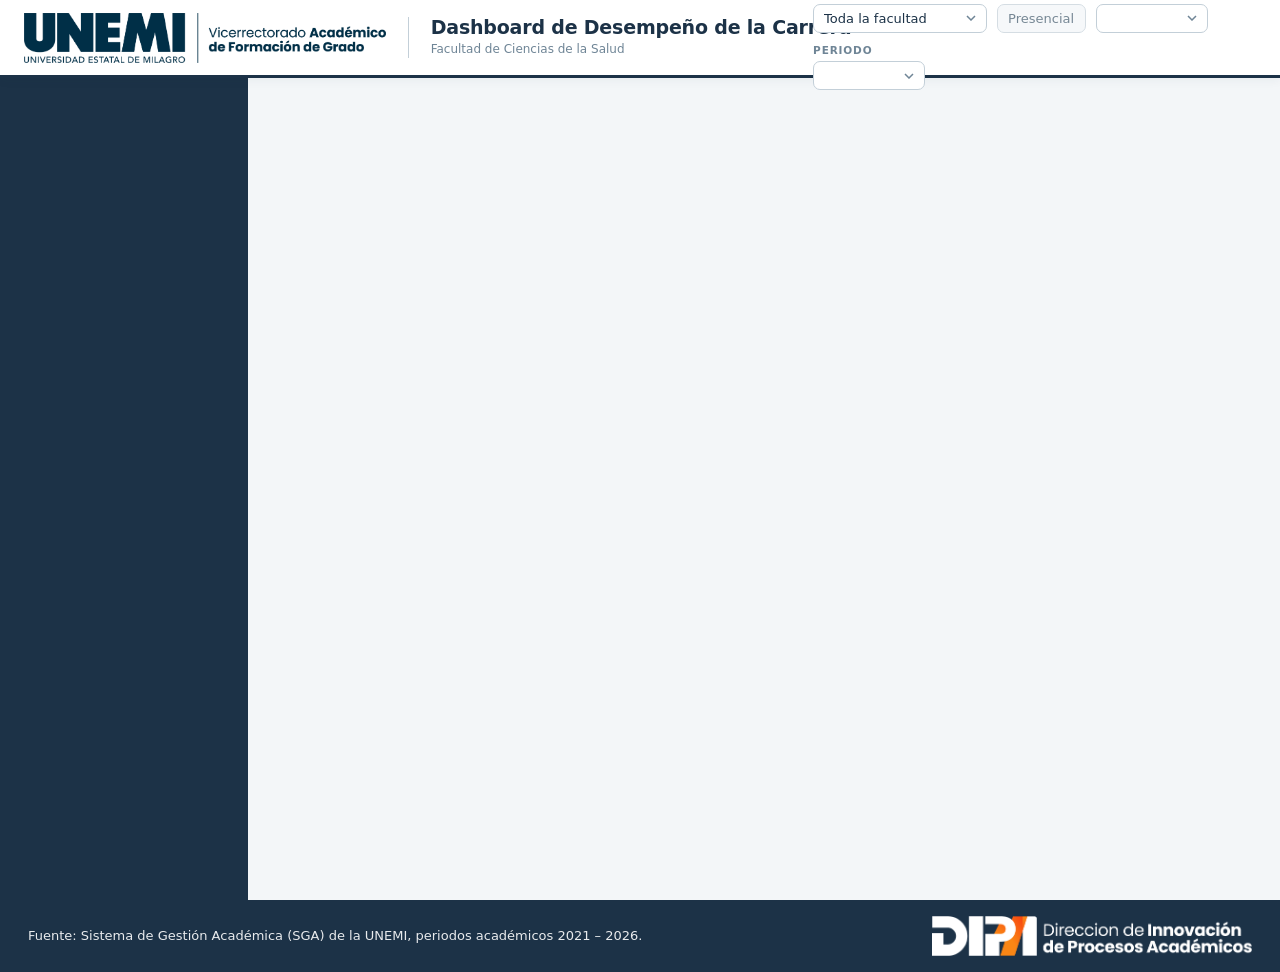
<file: index.html>
<!doctype html>
<html lang="es">
<head>
<meta charset="utf-8">
<title>Dashboard de Desempeño · FACS · UNEMI</title>
<meta http-equiv="refresh" content="0; url=docs/index.html">
<link rel="canonical" href="docs/index.html">
</head>
<body>
<p>Abriendo el dashboard… Si no se abre solo, entra a <a href="docs/index.html">docs/index.html</a>.</p>
</body>
</html>
</file>
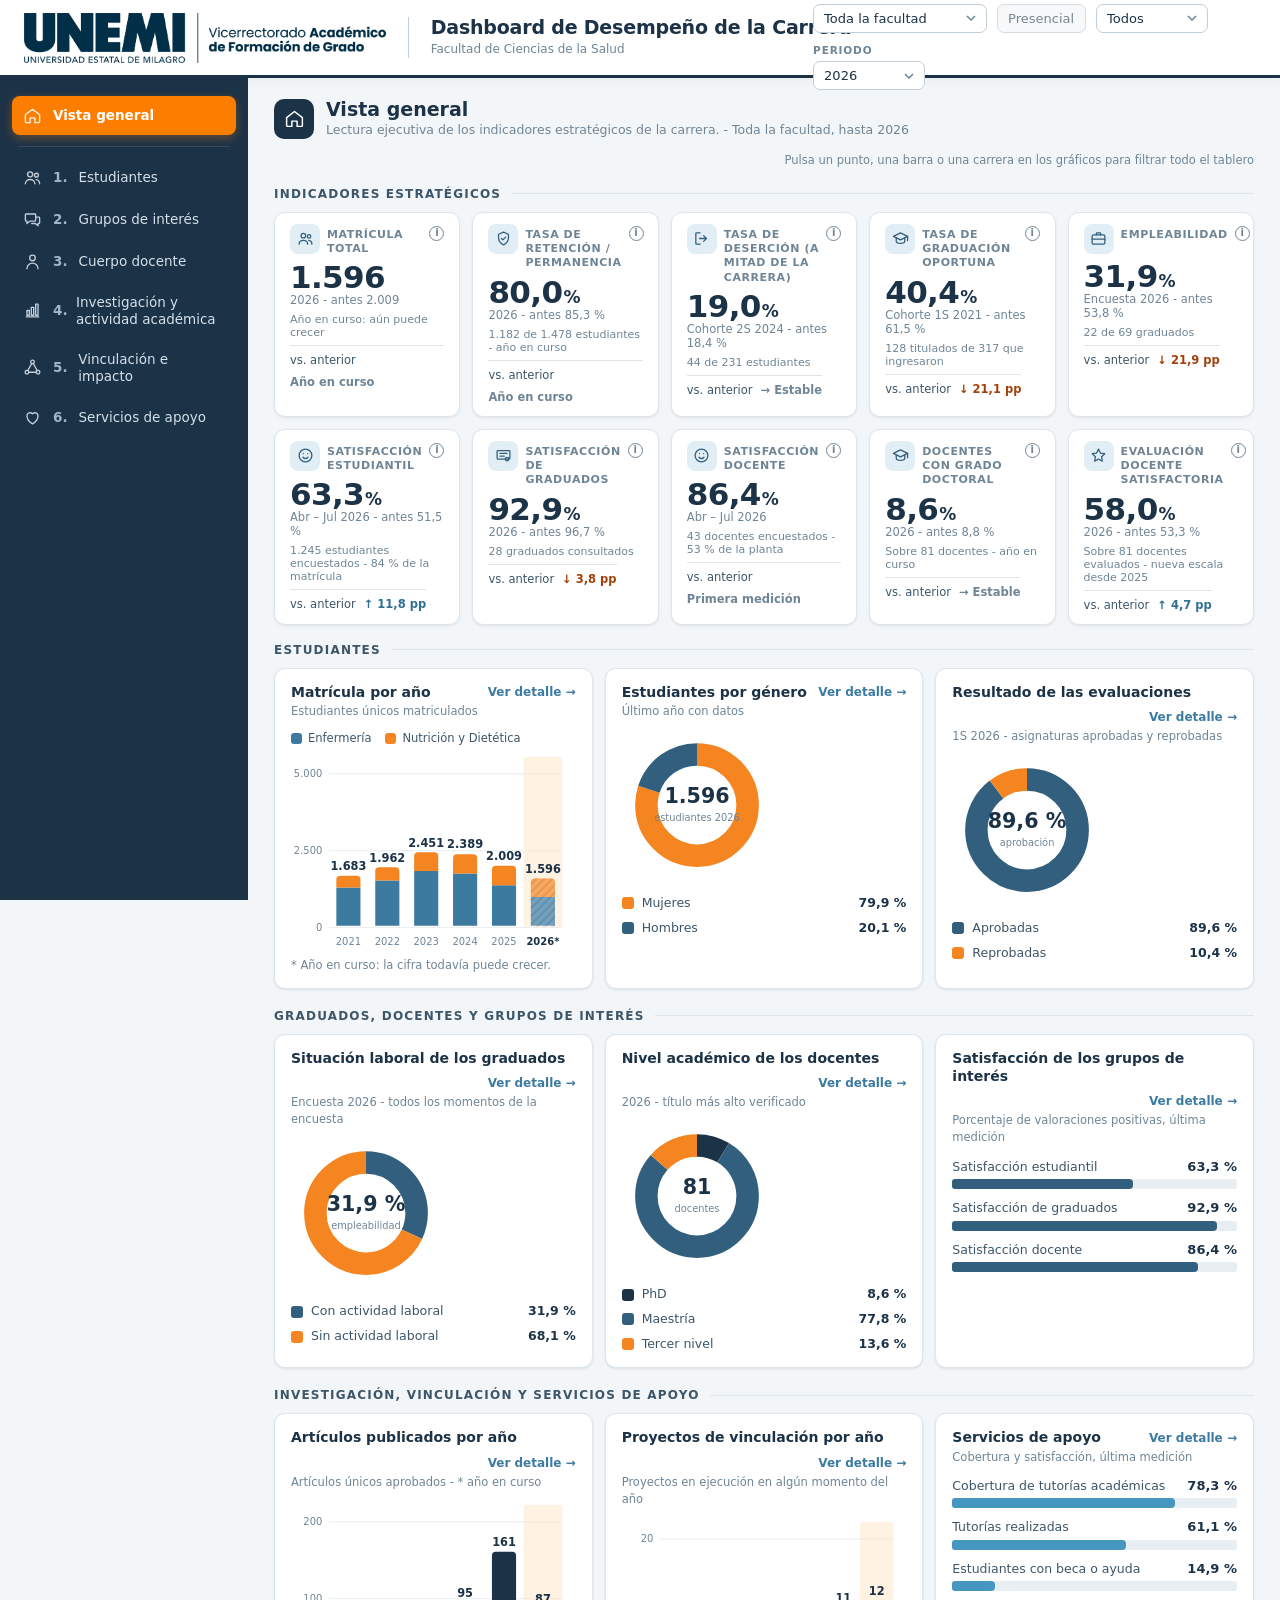
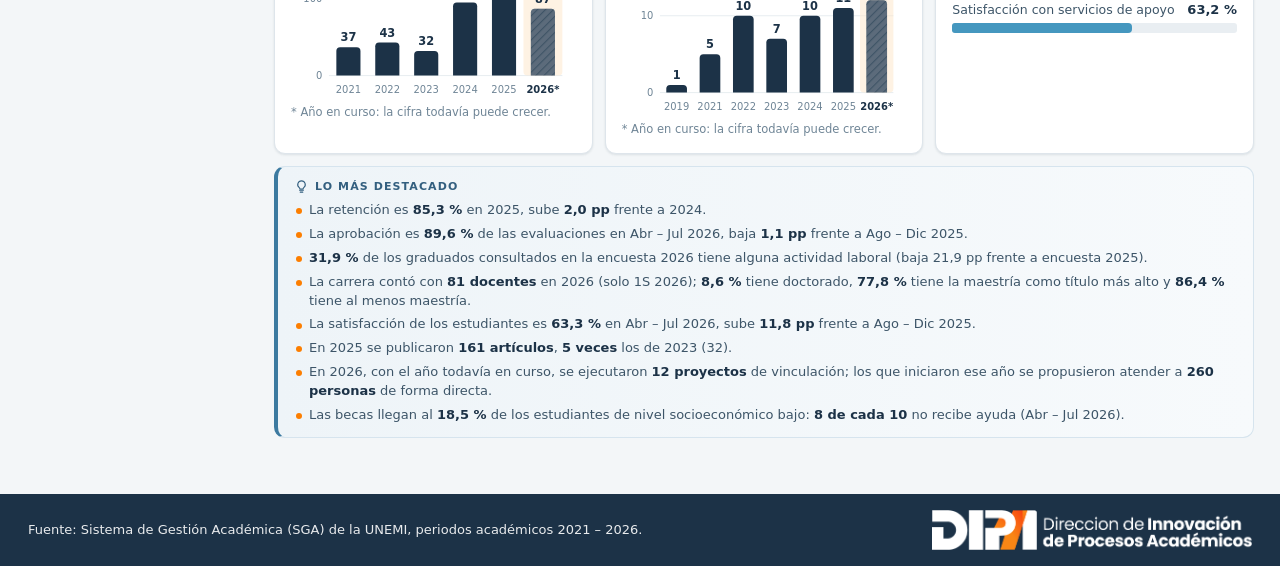
<file: docs/index.html>
<!doctype html>
<html lang="es">
<head>
<meta charset="utf-8">
<meta name="viewport" content="width=device-width, initial-scale=1">
<title>Dashboard de Desempeño - FACS - UNEMI</title>
<link rel="stylesheet" href="styles.css">
</head>
<body>

<!-- Encabezado fijo: el logo y los filtros quedan siempre a la vista -->
<header class="appbar">
  <img class="appbar-logo" src="img/logo-vicerrectorado.png"
       alt="UNEMI - Vicerrectorado Académico de Formación de Grado">
  <div class="appbar-titulo">
    <h1>Dashboard de Desempeño de la Carrera</h1>
    <p>Facultad de Ciencias de la Salud</p>
  </div>
  <div class="filters">
    <div class="fld"><label for="fCarrera">Carrera</label>
      <select id="fCarrera">
        <option value="FACS">Toda la facultad</option>
        <option value="ENF">Enfermería</option>
        <option value="NUT">Nutrición y Dietética</option>
      </select></div>
    <div class="fld"><label for="fModalidad">Modalidad</label>
      <select id="fModalidad" disabled><option>Presencial</option></select></div>
    <div class="fld"><label for="fNivel">Nivel</label><select id="fNivel"></select></div>
    <div class="fld"><label for="fAnio">Periodo</label><select id="fAnio"></select></div>
  </div>
</header>

<div class="shell">
  <aside class="side">
    <nav aria-label="Vistas del dashboard"><ul class="nav" id="nav"></ul></nav>
  </aside>
  <main class="main">
    <div class="body" id="vista"></div>
  </main>
</div>

<footer class="sitefooter">
  <p class="fuente">Fuente: Sistema de Gestión Académica (SGA) de la UNEMI, periodos académicos 2021 – 2026.</p>
  <img src="img/logo-dipa-blanco.png" alt="DIPA - Dirección de Innovación de Procesos Académicos">
</footer>

<div class="tip" id="tip" role="tooltip"></div>

<script src="data/indicadores.js?v=20261026"></script>
<script src="data/facs-data.js"></script>
<script src="data/rendimiento-data.js"></script>
<script src="data/graduados-data.js"></script>
<script src="data/trayectoria-data.js"></script>
<script src="data/perfil-data.js"></script>
<script src="data/mapa-ecuador.js"></script>
<script src="data/docentes-data.js"></script>
<script src="js/app.js?v=20261026"></script>
</body>
</html>
</file>
<file: docs/styles.css>
/* Paleta institucional UNEMI (Paleta de colores unemi.jpeg) — misma línea que FACSECYD y FACE */
:root {
  --az-1:#1c3247; --az-2:#264763; --az-3:#335f7f; --az-4:#3c7aa0; --az-5:#4597bf;
  --na-1:#fc7e00; --na-2:#ea7d06; --na-3:#f48521; --na-4:#f78d37; --na-5:#f7964d;

  --ink:#1c3247; --ink2:#3d5568; --ink3:#6f8596; --ink4:#c3cfd8;
  --paper:#ffffff; --paper2:#f3f6f8; --paper3:#e9eef2;
  --edge:#dee5eb; --edge2:#c3cfd8;
  --acento:var(--na-1); --acento-lt:#fde7cc;

  /* entidades: el color sigue a la carrera en todos los gráficos */
  --c-facs:#1c3247; --c-enf:#3c7aa0; --c-nut:#f48521;
  /* estados: siempre con icono y palabra, nunca solo color */
  --ok:#2f6f93; --ok-lt:#e2eef5; --seg:#b86200; --seg-lt:#fdecd6; --mal:#a3410c; --mal-lt:#f9dfd0;

  --r:7px; --r-lg:11px;
  --font: Calibri, Carlito, "Segoe UI", system-ui, sans-serif;
  --shadow-sm: 0 1px 3px rgba(28,50,71,.07), 0 1px 2px rgba(28,50,71,.04);
  --shadow: 0 6px 18px rgba(28,50,71,.10), 0 2px 5px rgba(28,50,71,.06);
  --side:248px; --hdr:78px;
}
*,*::before,*::after { box-sizing:border-box; margin:0; padding:0; }
html { scroll-behavior:smooth; }
body { font-family:var(--font); background:var(--paper2); color:var(--ink); font-size:14px; line-height:1.5; }
:focus-visible { outline:2px solid var(--acento); outline-offset:2px; }
[hidden] { display:none !important; }
button, select { font-family:var(--font); }

/* ---------- marco institucional ---------- */
.appbar { position:sticky; top:0; z-index:40; height:var(--hdr); background:var(--paper);
  border-bottom:3px solid var(--az-1); box-shadow:0 2px 10px rgba(28,50,71,.06);
  display:flex; align-items:center; gap:22px; padding:0 24px; }
.appbar-logo { height:50px; width:auto; flex:0 0 auto; }
.appbar-titulo { border-left:1px solid var(--edge2); padding-left:22px; min-width:0; }
.appbar-titulo h1 { font-size:19px; font-weight:700; letter-spacing:-.01em; line-height:1.15; color:var(--az-1); white-space:nowrap; }
.appbar-titulo p { font-size:12px; color:var(--ink3); margin-top:2px; white-space:nowrap; }
.sitefooter { background:var(--az-1); padding:16px 28px; display:flex; justify-content:space-between; align-items:center; gap:16px 24px; flex-wrap:wrap; }
.sitefooter .fuente { margin:0; color:#fff; font-size:13px; line-height:1.4; opacity:.9; }
.sitefooter img { height:40px; width:auto; }

/* ---------- estructura ---------- */
.shell { display:grid; grid-template-columns:var(--side) 1fr; min-height:calc(100vh - var(--hdr)); }
.side { background:var(--az-1); color:#dfe8ef; padding:18px 12px 30px;
  position:sticky; top:var(--hdr); height:calc(100vh - var(--hdr)); overflow-y:auto; }
.nav { list-style:none; display:flex; flex-direction:column; gap:3px; }
.nav button { width:100%; display:flex; align-items:center; gap:11px; background:none; border:0;
  color:#d4e0ea; font-size:13.5px; text-align:left; padding:10px 11px; border-radius:8px; cursor:pointer;
  line-height:1.25; }
.nav button svg { width:19px; height:19px; flex:0 0 auto; fill:none; stroke:currentColor; stroke-width:1.7;
  stroke-linecap:round; stroke-linejoin:round; opacity:.9; }
.nav button .num { font-weight:700; color:#9fb6c8; min-width:12px; }
.nav button:hover { background:rgba(255,255,255,.08); color:#fff; }
.nav button.on { background:var(--acento); color:#fff; font-weight:700; box-shadow:0 3px 10px rgba(252,126,0,.35); }
.nav button.on .num { color:#fff; }
.nav-sep { height:1px; background:rgba(255,255,255,.1); margin:8px 6px; }

.main { min-width:0; padding-bottom:44px; }
.filters { display:flex; gap:10px; align-items:flex-end; flex-wrap:wrap; margin-left:auto; }
.fld { display:flex; flex-direction:column; gap:3px; }
.fld label { font-size:10.5px; letter-spacing:.08em; text-transform:uppercase; color:var(--ink3); font-weight:700; }
.fld select, .rfbar select { font-size:13px; color:var(--ink); background:var(--paper); border:1px solid var(--edge2);
  border-radius:var(--r); padding:6px 28px 6px 10px; cursor:pointer; min-width:112px; appearance:none;
  background-image:url("data:image/svg+xml,%3Csvg xmlns='http://www.w3.org/2000/svg' width='10' height='6'%3E%3Cpath d='M1 1l4 4 4-4' fill='none' stroke='%236f8596' stroke-width='1.5'/%3E%3C/svg%3E");
  background-repeat:no-repeat; background-position:right 10px center; }
.fld select:hover:not([disabled]), .rfbar select:hover { border-color:var(--az-4); }
.fld select[disabled] { background-color:var(--paper2); color:var(--ink2); cursor:default; background-image:none; padding-right:10px; min-width:0; }

/* filtro cruzado */
.chips { display:flex; gap:7px; flex-wrap:wrap; align-items:center; margin-left:auto; }
.chip { display:inline-flex; align-items:center; gap:7px; background:var(--acento-lt); color:#8a4400;
  border:1px solid var(--na-4); border-radius:20px; padding:3px 6px 3px 11px; font-size:11.5px; font-weight:700; cursor:pointer; }
.chip .x { font-size:15px; line-height:1; opacity:.6; padding:0 3px; }
.chip:hover .x { opacity:1; }
.chip-limpiar { background:none; border:0; color:var(--az-4); font-size:11.5px; font-weight:700; cursor:pointer; text-decoration:underline; }
.chip-ayuda { font-size:11.5px; color:var(--ink3); }
.legend [data-car], .lbl-car { cursor:pointer; }
.legend [data-car]:hover { color:var(--ink); }
.hrow[data-gse], .hrow[data-niv], .hrow[data-rf], .hrow[data-gf], .hrow[data-gmom] { cursor:pointer; border-radius:5px; padding:3px 5px; margin:-3px -5px; }
.hrow[data-gse]:hover, .hrow[data-niv]:hover, .hrow[data-rf]:hover, .hrow[data-gf]:hover, .hrow[data-gmom]:hover { background:var(--paper2); }

/* pestañas dentro de una vista (Estudiantes: Rendimiento / Graduados) */
.tabs { display:flex; gap:4px; border-bottom:2px solid var(--edge); margin-bottom:14px; flex-wrap:wrap; }
.tab { background:none; border:0; border-bottom:3px solid transparent; margin-bottom:-2px; padding:9px 16px 8px;
  font-size:14px; font-weight:700; color:var(--ink3); cursor:pointer; }
.tab:hover { color:var(--ink); }
.tab.on { color:var(--az-1); border-bottom-color:var(--acento); }
.priv { font-size:11.5px; color:var(--ink3); background:var(--paper); border:1px dashed var(--edge2);
  border-radius:var(--r); padding:8px 12px; margin:4px 0 12px; line-height:1.45; }
.priv b { color:var(--ink2); }
/* perfil: pirámide y mapa pulsables */
.hrow[data-pf] { cursor:pointer; border-radius:5px; padding:3px 5px; margin:-3px -5px; }
.hrow[data-pf]:hover { background:var(--paper2); }
rect.pir, path.prov { cursor:pointer; }
path.prov.fija { cursor:default; }
/* vista general: dona y enlaces de panel */
.dona { display:flex; align-items:center; gap:14px; flex-wrap:wrap; }
.dona svg { width:150px; height:150px; flex:0 0 auto; }
.dona svg circle { cursor:default; }
.dona-ley { flex:1; min-width:150px; display:flex; flex-direction:column; gap:6px; }
.dona-ley .dl { display:grid; grid-template-columns:12px 1fr auto; gap:8px; align-items:center; font-size:12.5px; color:var(--ink2); }
.dona-ley .dl i { width:12px; height:12px; border-radius:3px; }
.dona-ley .dl b { color:var(--ink); font-variant-numeric:tabular-nums; }
.ph .ver { margin-left:auto; font-size:12px; color:var(--az-4); font-weight:700; text-decoration:none; white-space:nowrap; }
.ph .ver:hover { color:var(--acento); }
rect.pir:hover, path.prov:hover { filter:brightness(1.12); }
/* tarjetas con ícono (vistas 1 y 4): filas parejas de 4 (o 5) */
.kpis.k4 { grid-template-columns:repeat(4,minmax(0,1fr)); }
.kpis.k5 { grid-template-columns:repeat(5,minmax(0,1fr)); }
.kpis.k3 { grid-template-columns:repeat(3,minmax(0,1fr)); }
@media (max-width:1180px){ .kpis.k4, .kpis.k5, .kpis.k3 { grid-template-columns:repeat(2,minmax(0,1fr)); } }
@media (max-width:560px){ .kpis.k4, .kpis.k5, .kpis.k3 { grid-template-columns:1fr; } }
.kico { width:30px; height:30px; flex:0 0 auto; border-radius:8px; background:var(--ok-lt); display:inline-flex;
  align-items:center; justify-content:center; margin-top:-2px; }
.kico svg { width:17px; height:17px; fill:none; stroke:var(--az-3); stroke-width:1.8; stroke-linecap:round; stroke-linejoin:round; }
.kpi .top .kico + .lbl { padding-top:2px; }
/* filtros separados de Estudiantes */
.filtros-est { align-items:flex-end; }
.filtros-est .fld select { min-width:150px; }
.filtros-est > span { align-self:center; }
svg.mapa-ec { max-height:430px; margin:0 auto; }
table.res tr[data-niv], table.res tr[data-carsel] { cursor:pointer; }
table.res tr[data-niv]:hover td, table.res tr[data-carsel]:hover td { background:var(--paper2); }

/* rendimiento académico: grupo de estudiantes */
.rfbar { display:flex; align-items:center; gap:8px 12px; flex-wrap:wrap; background:var(--paper); border:1px solid var(--edge);
  border-radius:var(--r-lg); padding:9px 14px; margin-bottom:12px; box-shadow:var(--shadow-sm); }
.rfbar label { font-size:10.5px; letter-spacing:.08em; text-transform:uppercase; color:var(--ink3); font-weight:700; }
.rfbar select { min-width:200px; }
.rfbar span { font-size:11.5px; color:var(--ink3); flex:1; min-width:220px; }
.sw { display:inline-block; width:10px; height:10px; border-radius:3px; margin-right:7px; vertical-align:-1px; }
.hrow.sel { background:var(--acento-lt); }
.hrow.sel .hl { font-weight:700; color:var(--ink); }
.hrow.mut { opacity:.45; }
.kpi.nogse { opacity:.6; }
path.seg { cursor:pointer; }

.body { padding:20px 26px 0; max-width:1480px; }
.vhead { display:flex; align-items:center; gap:12px; margin-bottom:16px; flex-wrap:wrap; }
.vhead .ic { width:40px; height:40px; border-radius:10px; background:var(--az-1); display:flex;
  align-items:center; justify-content:center; flex:0 0 auto; }
.vhead .ic svg { width:21px; height:21px; fill:none; stroke:#fff; stroke-width:1.7; stroke-linecap:round; stroke-linejoin:round; }
.vhead h2 { font-size:19px; font-weight:700; line-height:1.2; }
.vhead p { font-size:12.5px; color:var(--ink3); }

/* ---------- tarjetas KPI ---------- */
.kpis { display:grid; grid-template-columns:repeat(auto-fit,minmax(196px,1fr)); gap:12px; margin-bottom:16px; }
.kpi { position:relative; background:var(--paper); border:1px solid var(--edge); border-radius:var(--r-lg);
  padding:13px 15px 12px; box-shadow:var(--shadow-sm); display:flex; flex-direction:column; gap:6px;
  transition:box-shadow .15s, transform .15s, border-color .15s; text-align:left; font-family:var(--font); color:var(--ink); }
button.kpi { cursor:pointer; }
button.kpi:hover { box-shadow:var(--shadow); transform:translateY(-1px); border-color:var(--edge2); }
.kpi.flash { animation:flash 1.8s ease-out; }
@keyframes flash { 0%,30% { border-color:var(--acento); box-shadow:0 0 0 3px var(--acento-lt); } 100% { } }
.kpi .top { display:flex; align-items:flex-start; gap:7px; }
.kpi .lbl { font-size:11px; letter-spacing:.05em; text-transform:uppercase; color:var(--ink3); font-weight:700;
  line-height:1.3; flex:1; min-height:29px; }
.kpi .mid { display:flex; align-items:flex-end; justify-content:space-between; gap:8px; }
.kpi .val { font-size:31px; font-weight:700; letter-spacing:-.02em; line-height:1; font-variant-numeric:tabular-nums; }
.kpi .val small { font-size:17px; font-weight:700; margin-left:1px; }
.kpi .per { font-size:11.5px; color:var(--ink3); }
.kpi .spark { width:84px; height:30px; flex:0 0 auto; }
.kpi .foot { display:flex; align-items:center; justify-content:space-between; gap:8px; flex-wrap:wrap;
  border-top:1px solid var(--edge); padding-top:7px; font-size:11.5px; color:var(--ink2); }
.kpi .meta b { color:var(--ink); }
.kpi.na .val { color:var(--ink4); font-size:22px; }
.kpi .base { font-size:11px; color:var(--ink3); font-variant-numeric:tabular-nums; }

.trend { display:inline-flex; align-items:center; gap:3px; font-weight:700; font-size:11.5px; white-space:nowrap; }
.trend.fav { color:var(--ok); } .trend.desf { color:var(--mal); } .trend.neu { color:var(--ink3); }
.estado { display:inline-flex; align-items:center; gap:4px; font-size:11px; font-weight:700; border-radius:20px;
  padding:1px 8px 1px 6px; white-space:nowrap; }
.estado.ok { background:var(--ok-lt); color:var(--ok); }
.estado.seg { background:var(--seg-lt); color:var(--seg); }
.estado.mal { background:var(--mal-lt); color:var(--mal); }
.estado.sin { background:var(--paper3); color:var(--ink3); font-weight:600; }

/* ---------- paneles ---------- */
.grid2 { display:grid; grid-template-columns:1fr 1fr; gap:12px; }
.grid3 { display:grid; grid-template-columns:repeat(3,1fr); gap:12px; }
.grid2.wl { grid-template-columns:1.4fr 1fr; }
.grid2.arriba { align-items:start; }
@media (max-width:1180px){ .grid2,.grid3,.grid2.wl { grid-template-columns:1fr; } }
.panel { background:var(--paper); border:1px solid var(--edge); border-radius:var(--r-lg);
  padding:14px 16px 14px; box-shadow:var(--shadow-sm); margin-bottom:12px; min-width:0; }
.ph { display:flex; align-items:center; gap:7px; flex-wrap:wrap; margin-bottom:2px; }
.ph h3 { font-size:14px; font-weight:700; line-height:1.3; }
.ph .tag { font-size:10px; letter-spacing:.08em; text-transform:uppercase; font-weight:700; color:var(--az-3);
  background:var(--ok-lt); border-radius:10px; padding:1px 8px; }
.ph-note { font-size:11.5px; color:var(--ink3); margin:1px 0 10px; }
.info { display:inline-flex; width:15px; height:15px; border-radius:50%; border:1.4px solid var(--ink3);
  color:var(--ink3); align-items:center; justify-content:center; font-size:10px; font-weight:700; font-style:normal;
  cursor:help; flex:0 0 auto; background:none; line-height:1; }
.info:hover, .info:focus-visible { border-color:var(--acento); color:var(--acento); }
.empty { color:var(--ink3); font-size:12.5px; padding:22px 10px; text-align:center;
  background:var(--paper2); border-radius:var(--r); line-height:1.5; }
.empty b { color:var(--ink2); display:block; margin-bottom:2px; }

.legend { display:flex; flex-wrap:wrap; gap:4px 14px; margin-bottom:6px; }
.legend span { display:inline-flex; align-items:center; gap:6px; font-size:11.5px; color:var(--ink2); }
.legend i { width:16px; height:0; border-top:2.5px solid; display:inline-block; }
.legend i.dash { border-top-style:dashed; }
.legend i.box { width:11px; height:11px; border:0; border-radius:3px; }

/* barras horizontales */
.hb { display:flex; flex-direction:column; gap:9px; }
.hrow { display:grid; grid-template-columns:1fr auto; gap:3px 10px; align-items:baseline; }
.hrow .hl { font-size:12.5px; color:var(--ink2); line-height:1.3; }
.hrow .hv { font-size:13px; font-weight:700; font-variant-numeric:tabular-nums; text-align:right; white-space:nowrap; }
.hrow .hv .d { font-size:11px; font-weight:700; margin-left:6px; }
.hrow .ht { grid-column:1/-1; height:10px; background:var(--paper3); border-radius:3px; overflow:hidden; position:relative; }
.hrow .hf { display:block; height:100%; border-radius:0 4px 4px 0; transition:width .35s cubic-bezier(.2,.7,.3,1); }
.hrow .hg { position:absolute; top:-2px; bottom:-2px; width:2px; background:var(--ink); opacity:.55; }
.hsub { font-size:10.5px; letter-spacing:.1em; text-transform:uppercase; color:var(--ink3); font-weight:700; margin:12px 0 2px; }

/* tabla de resultados */
.tbl-wrap { overflow-x:auto; }
table.res { width:100%; border-collapse:collapse; font-size:12.5px; font-variant-numeric:tabular-nums; }
table.res th { text-align:left; font-size:10.5px; letter-spacing:.07em; text-transform:uppercase; color:var(--ink3);
  font-weight:700; padding:7px 10px; border-bottom:1.5px solid var(--edge2); white-space:nowrap; }
table.res td { padding:8px 10px; border-bottom:1px solid var(--edge); vertical-align:middle; }
table.res td.n, table.res th.n { text-align:right; }
table.res tr:last-child td { border-bottom:0; }
table.res tr.hl td { background:var(--acento-lt); }
table.res .ind { font-weight:600; color:var(--ink); }
table.res .per { color:var(--ink3); font-size:11.5px; }
table.res .tipo { font-size:10px; letter-spacing:.07em; text-transform:uppercase; color:var(--ink3); font-weight:700; }

/* lectura analítica */
.lectura { background:linear-gradient(90deg,#eef4f8,#f7fafc); border:1px solid #d6e4ee; border-left:4px solid var(--az-4);
  border-radius:var(--r-lg); padding:12px 16px; margin-bottom:12px; }
.lectura h3 { font-size:11px; letter-spacing:.1em; text-transform:uppercase; color:var(--az-3); font-weight:700; margin-bottom:6px;
  display:flex; align-items:center; gap:6px; }
.lectura h3 svg { width:15px; height:15px; fill:none; stroke:currentColor; stroke-width:1.8; stroke-linecap:round; stroke-linejoin:round; }
.lectura ul { list-style:none; display:flex; flex-direction:column; gap:5px; }
.lectura li { font-size:13px; color:var(--ink2); line-height:1.45; padding-left:15px; position:relative; }
.lectura li::before { content:""; position:absolute; left:2px; top:.55em; width:6px; height:6px; border-radius:50%; background:var(--acento); }
.lectura b { color:var(--ink); }

/* inicio */
.sec { display:flex; align-items:center; gap:10px; margin:6px 0 9px; }
.sec h3 { font-size:12px; letter-spacing:.1em; text-transform:uppercase; color:var(--ink2); font-weight:700; white-space:nowrap; }
.sec::after { content:""; flex:1; height:1px; background:var(--edge); }
.sec a { font-size:12px; color:var(--az-4); font-weight:700; text-decoration:none; white-space:nowrap; order:3; }
.sec a:hover { color:var(--acento); }

/* estrategia de impacto (vinculación) */
.cadena { display:grid; grid-template-columns:repeat(4,1fr); gap:0; margin-bottom:12px; }
@media (max-width:900px){ .cadena { grid-template-columns:1fr 1fr; } }
.eslabon { background:var(--paper); border:1px solid var(--edge); padding:12px 14px 11px; position:relative; }
.eslabon:first-child { border-radius:var(--r-lg) 0 0 var(--r-lg); }
.eslabon:last-child { border-radius:0 var(--r-lg) var(--r-lg) 0; }
.eslabon + .eslabon { border-left:0; }
.eslabon .k { font-size:10.5px; letter-spacing:.1em; text-transform:uppercase; font-weight:700; color:var(--acento); }
.eslabon .q { font-size:11.5px; color:var(--ink3); line-height:1.3; margin:1px 0 6px; }
.eslabon .v { font-size:26px; font-weight:700; line-height:1.05; font-variant-numeric:tabular-nums; }
.eslabon .s { font-size:11.5px; color:var(--ink2); margin-top:2px; }
.eslabon.vacio .v { font-size:15px; color:var(--ink3); font-weight:600; padding-top:6px; }

/* proyectos */
.pill { display:inline-block; font-size:10.5px; font-weight:700; border-radius:10px; padding:1px 8px; white-space:nowrap; }
.pill.ej { background:var(--seg-lt); color:var(--seg); }
.pill.fin { background:var(--ok-lt); color:var(--ok); }
.mini-bar { display:inline-block; width:60px; height:6px; background:var(--paper3); border-radius:3px; vertical-align:middle; margin-right:6px; overflow:hidden; }
.mini-bar i { display:block; height:100%; background:var(--az-4); }

/* gráficos */
svg.chart { display:block; width:100%; height:auto; overflow:visible; }
svg.chart text { font-family:var(--font); }
.tip { position:fixed; z-index:60; pointer-events:none; background:var(--az-1); color:#fff;
  font-size:12px; padding:8px 11px; border-radius:6px; box-shadow:var(--shadow);
  opacity:0; transition:opacity .12s; max-width:300px; line-height:1.4; }
.tip.on { opacity:1; }
.tip .tt { font-size:11px; color:#a9c0d1; margin-bottom:3px; }
.tip .r { display:flex; align-items:center; gap:7px; }
.tip .r i { width:12px; border-top:2.5px solid; display:inline-block; }
.tip .r b { font-size:13px; }
.tip .r span { color:#c9d7e2; }
.tip .nota { color:#c9d7e2; font-size:11px; margin-top:4px; border-top:1px solid rgba(255,255,255,.15); padding-top:4px; }

.segbtns { display:flex; gap:5px; flex-wrap:wrap; }
.segbtn { font-size:11.5px; font-weight:600; color:var(--ink2); background:var(--paper2); border:1px solid var(--edge2);
  border-radius:20px; padding:3px 11px; cursor:pointer; }
.segbtn:hover { border-color:var(--az-4); }
.segbtn.on { background:var(--az-2); color:#fff; border-color:var(--az-2); }

@media (max-width:1180px){
  .appbar { height:auto; position:static; flex-wrap:wrap; padding:12px 20px; gap:12px 20px; }
  .appbar-titulo h1, .appbar-titulo p { white-space:normal; }
  .filters { margin-left:0; }
  .side { top:0; height:100vh; }
}
@media (max-width:900px){
  .shell { grid-template-columns:1fr; }
  .side { position:static; height:auto; padding:10px; }
  .nav { flex-direction:row; overflow-x:auto; gap:4px; }
  .nav li { flex:0 0 auto; }
  .nav button { white-space:nowrap; padding:7px 10px; }
  .nav-sep { display:none; }
  .appbar-titulo { border-left:0; padding-left:0; }
  .body { padding-left:16px; padding-right:16px; }
}
@media (prefers-reduced-motion:reduce){ * { transition:none !important; animation:none !important; } }
</file>
